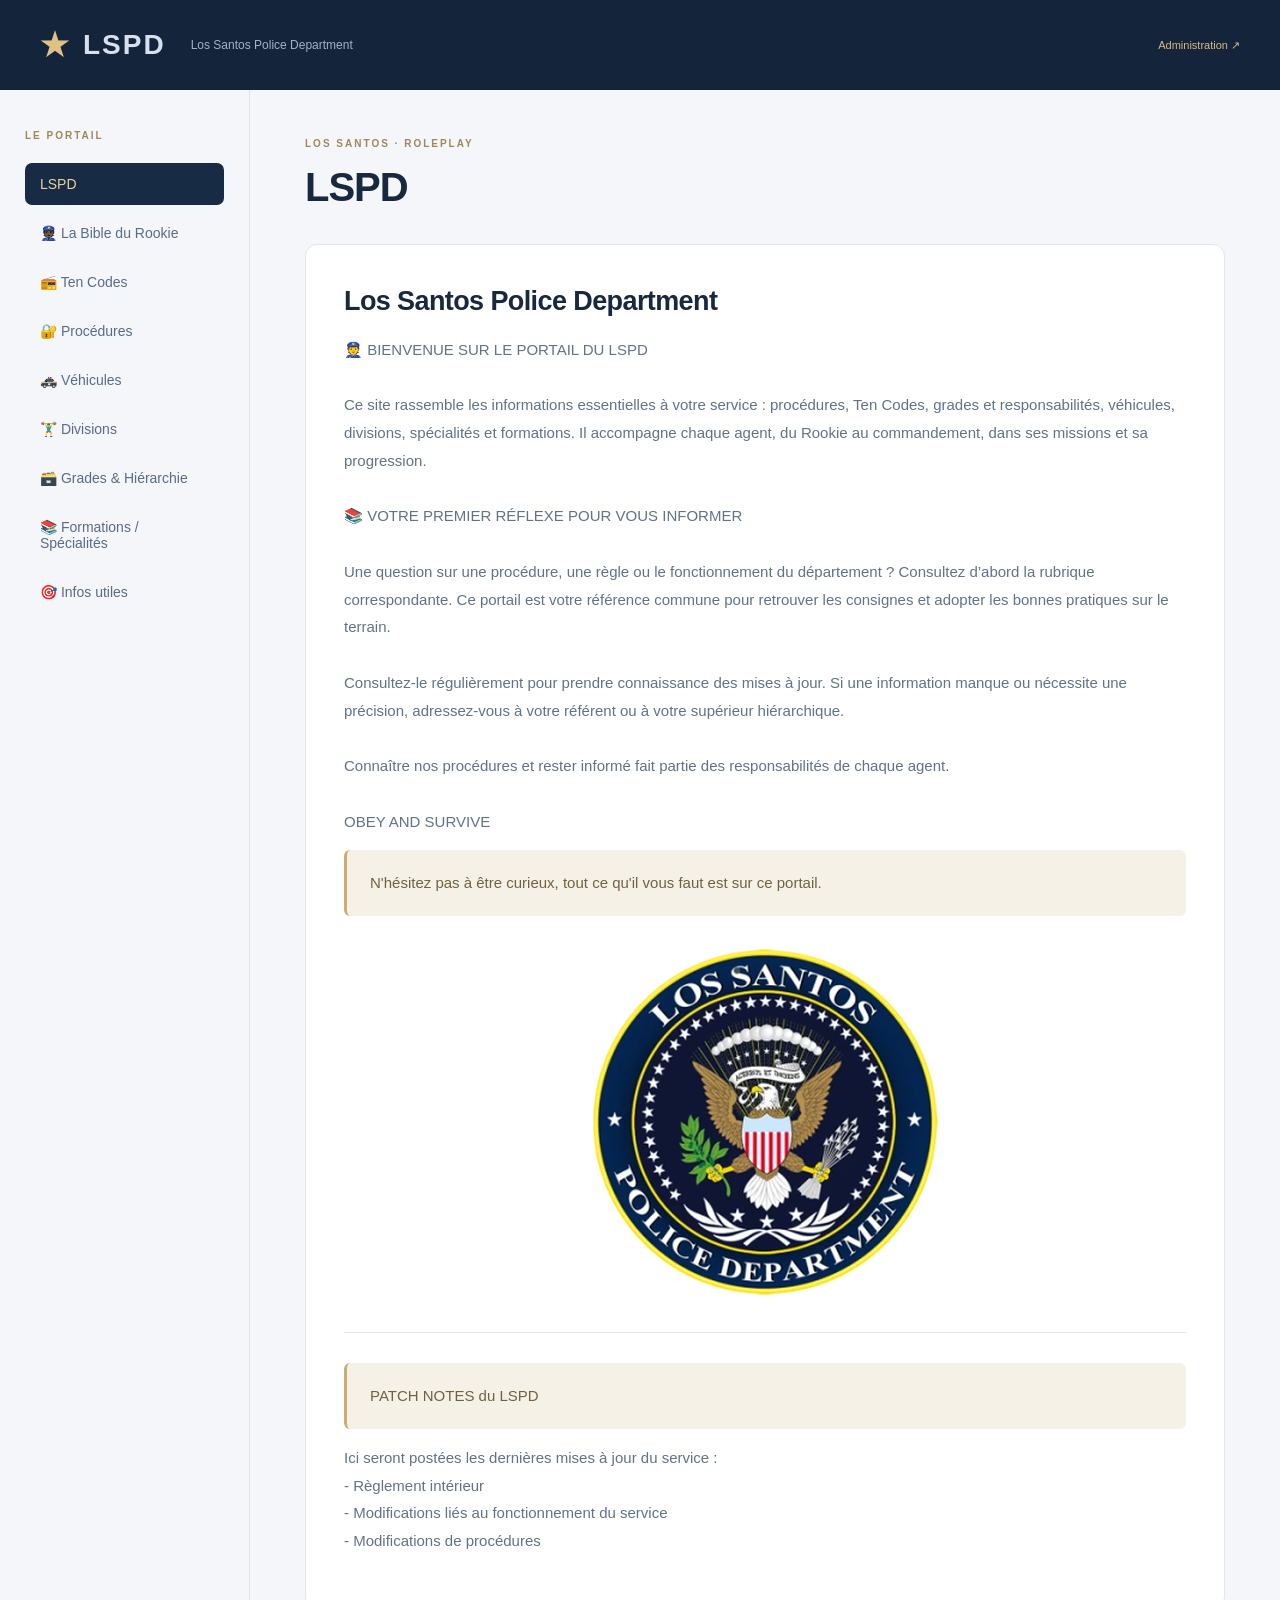
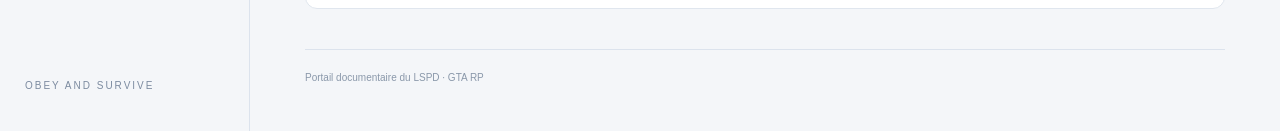
<file: index.html>
<!doctype html><html lang="fr"><head><meta charset="utf-8"><meta name="viewport" content="width=device-width,initial-scale=1"><title>LSPD — Portail</title><link rel="stylesheet" href="site.css"><script defer src="site-default.js"></script><script defer src="render.js"></script><script defer src="public.js"></script></head><body><header class="topbar"><a class="brand" href="#accueil"><span class="badge">★</span><span id="brand">LSPD</span></a><span id="subtitle"></span><a class="admin-access" href="admin.html">Administration ↗</a></header><div class="layout"><aside><span class="eyebrow">LE PORTAIL</span><nav id="navigation" aria-label="Pages du portail"></nav><div class="motto" id="motto"></div></aside><main><div class="eyebrow">LOS SANTOS · ROLEPLAY</div><h1 id="page-title"></h1><div id="page-content" class="content"></div><footer>Portail documentaire du LSPD · GTA RP</footer></main></div></body></html>
</file>
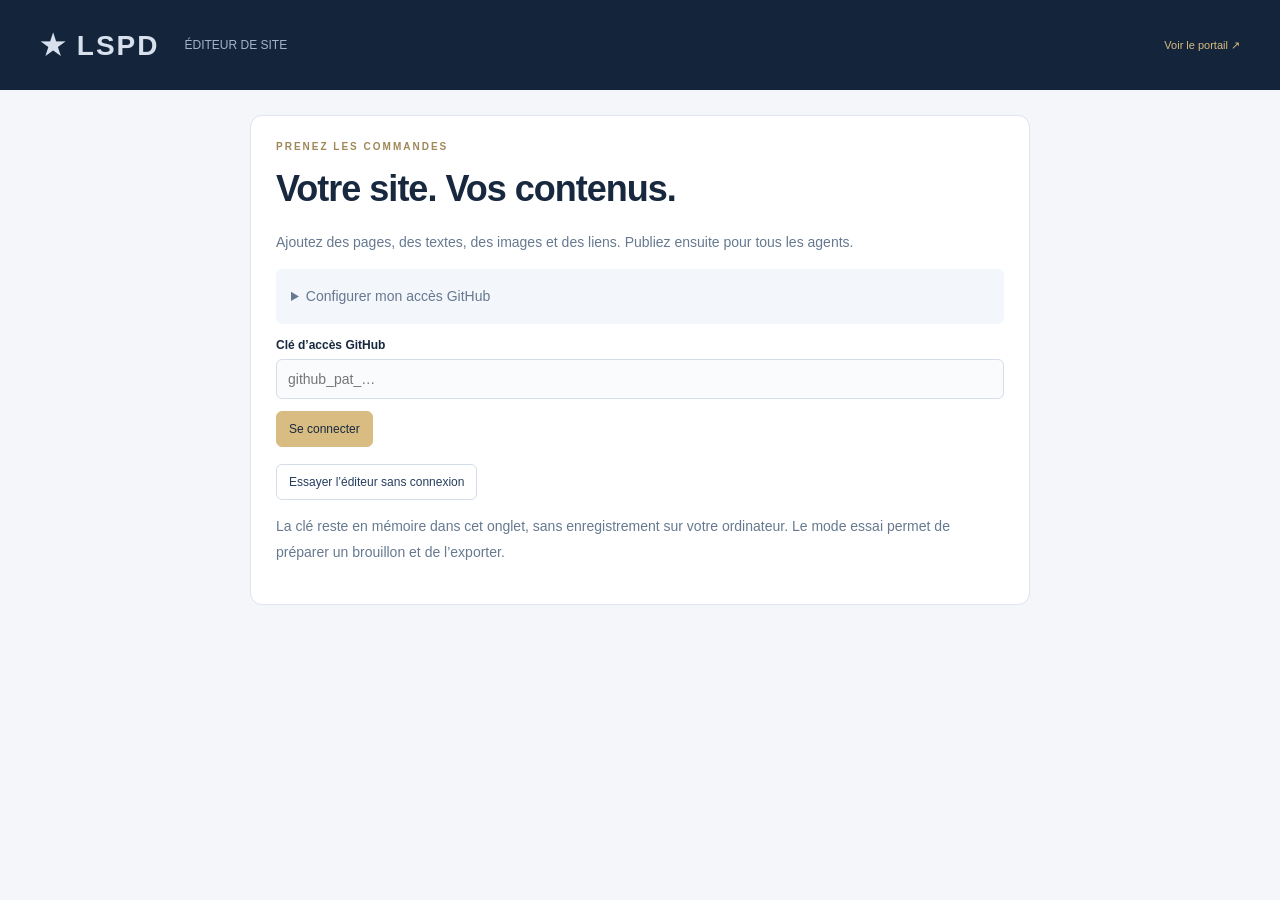
<file: admin.html>
<!doctype html><html lang="fr"><head><meta charset="utf-8"><meta name="viewport" content="width=device-width,initial-scale=1"><title>Gestion du site — LSPD</title><link rel="stylesheet" href="site.css"><link rel="stylesheet" href="editor.css"><script defer src="site-default.js"></script><script defer src="render.js"></script><script defer src="editor.js"></script></head><body><header class="topbar"><a class="brand" href="index.html">★ LSPD</a><span>ÉDITEUR DE SITE</span><a class="admin-access" href="index.html">Voir le portail ↗</a></header><div class="editor-shell"><section id="login" class="panel"><div class="eyebrow">PRENEZ LES COMMANDES</div><h1>Votre site. Vos contenus.</h1><p>Ajoutez des pages, des textes, des images et des liens. Publiez ensuite pour tous les agents.</p><details><summary>Configurer mon accès GitHub</summary><ol><li>Ouvrez <a href="https://github.com/settings/personal-access-tokens/new" target="_blank" rel="noopener noreferrer">la création d’une clé GitHub ↗</a>.</li><li>Choisissez une expiration et le propriétaire BrainlssTV.</li><li>Dans Repository access : Only select repositories → lspd-portail.</li><li>Dans Repository permissions : Contents → Read and write.</li><li>Générez la clé et collez-la ici. Ne l’ajoutez jamais aux fichiers du site.</li></ol></details><form id="login-form"><label for="token">Clé d’accès GitHub</label><input id="token" type="password" required autocomplete="off" placeholder="github_pat_…"><button class="primary" id="connect">Se connecter</button></form><button id="demo">Essayer l’éditeur sans connexion</button><p class="hint">La clé reste en mémoire dans cet onglet, sans enregistrement sur votre ordinateur. Le mode essai permet de préparer un brouillon et de l’exporter.</p></section><p id="status" role="status" aria-live="polite"></p><section id="workspace" hidden><div class="actions"><span id="mode"></span><div><button id="export">Exporter le brouillon</button><button id="logout">Quitter</button><button id="publish" class="primary">Publier le site</button></div></div><div class="work-grid"><div><section class="panel"><h2>Identité du site</h2><label for="site-title">Nom</label><input id="site-title"><label for="site-subtitle">Sous-titre</label><input id="site-subtitle"><label for="site-tagline">Devise</label><input id="site-tagline"></section><section class="panel"><div class="row"><h2>Pages & menu</h2><button id="new-page">+ Page</button></div><div id="pages"></div></section></div><section class="panel"><div class="row"><h2>Contenu de la page</h2><button id="delete-page" class="danger">Supprimer la page</button></div><label for="page-name">Nom de la page</label><input id="page-name"><div class="add-blocks"><span>Ajouter un bloc</span><button data-add="heading">Titre</button><button data-add="text">Texte</button><button data-add="image">Image</button><button data-add="link">Lien</button><button data-add="callout">Encadré</button><button data-add="divider">Séparateur</button><button data-add="vehicle">Véhicule</button><button data-add="division">Division</button></div><div id="blocks"></div></section></div><section class="panel"><div class="eyebrow">APERÇU EN DIRECT · BROUILLON</div><h1 id="preview-title"></h1><div id="preview" class="content"></div></section><p class="hint">Les changements restent dans cet onglet jusqu’à publication. Exportez votre brouillon pour en garder une copie. Après publication, GitHub Pages met le portail à jour.</p></section></div></body></html>
</file>
<file: site.css>
*{box-sizing:border-box}body{margin:0;background:#f4f6f9;color:#18283e;font-family:Segoe UI,Arial,sans-serif}a{color:inherit}button,input,textarea,select{font:inherit}button{cursor:pointer}button:disabled{opacity:.55;cursor:wait}:focus-visible{outline:3px solid #c6a465;outline-offset:3px}.topbar{background:#13243b;color:#d7e0ec;display:flex;align-items:center;gap:25px;padding:22px 40px;min-height:90px}.brand{display:flex;align-items:center;gap:12px;font-size:28px;font-weight:800;letter-spacing:2px;text-decoration:none}.badge{color:#e0c185;font-size:32px}.topbar>span{font-size:12px;color:#a3b3c8}.admin-access{margin-left:auto;font-size:11px;text-decoration:none;color:#d9bc82}.layout{max-width:1400px;margin:auto;display:grid;grid-template-columns:250px 1fr;min-height:calc(100vh - 90px)}aside{padding:40px 25px;border-right:1px solid #dce3ed;display:flex;flex-direction:column}.eyebrow{font-size:10px;letter-spacing:2px;color:#a08758;font-weight:700}nav{display:grid;gap:7px;margin-top:22px}nav a{padding:13px 15px;font-size:14px;text-decoration:none;border-radius:7px;color:#596c85;overflow-wrap:anywhere}nav a.active{background:#182b44;color:#ecd19b}.motto{margin-top:auto;padding-top:50px;color:#7c8ba0;font-size:10px;letter-spacing:2px}main{padding:48px 55px;min-width:0}h1{font-size:40px;letter-spacing:-1px;margin:16px 0 34px;overflow-wrap:anywhere}.content{background:white;border:1px solid #e0e6ee;padding:38px;border-radius:12px;min-height:230px}.content> *:first-child{margin-top:0}.content h2{font-size:27px;line-height:1.4;letter-spacing:-.6px;margin:28px 0 14px;overflow-wrap:anywhere}.content p{color:#61728a;font-size:15px;line-height:1.85;white-space:pre-wrap;overflow-wrap:anywhere}.callout{padding:19px 23px;background:#f6f1e6;border-left:3px solid #ccad71;border-radius:6px;color:#716142!important}.content figure{margin:26px 0}.content img{display:block;max-width:100%;max-height:750px;object-fit:contain;border-radius:8px;margin:auto}.content figcaption{font-size:12px;color:#7a8a9f;text-align:center;margin-top:12px;white-space:pre-wrap;overflow-wrap:anywhere}.resource{display:inline-block;background:#182d49;color:#edd29d;padding:13px 20px;border-radius:6px;text-decoration:none;margin:8px 0;font-size:14px}.content hr{border:0;border-top:1px solid #e1e6ee;margin:30px 0}.empty{color:#8b96a6;font-size:14px}footer{font-size:10px;color:#8a98aa;border-top:1px solid #dce3ed;margin-top:40px;padding-top:22px}@media(max-width:700px){.topbar{padding:18px;gap:12px}.topbar>span{display:none}.layout{display:block}aside{padding:22px 18px;border-right:0;border-bottom:1px solid #dce3ed}nav{display:flex;overflow:auto;margin-top:12px}nav a{white-space:nowrap}.motto{display:none}main{padding:28px 18px}h1{font-size:31px}.content{padding:24px}.content h2{font-size:23px}}
.info-card{border:1px solid #dde5ee;border-radius:10px;overflow:hidden;margin:22px 0;background:#fafbfd}.info-card-body{padding:22px}.info-card h3{font-size:22px;margin:0 0 12px;overflow-wrap:anywhere}.info-card p{margin:14px 0 0}.vehicle>img{width:100%;max-height:380px;object-fit:cover;border-radius:0}.vehicle-category{display:inline-block;padding:7px 12px;border-radius:5px;background:#e9eef5;color:#38516f;font-size:12px}.division{display:flex;align-items:center;gap:10px;padding:18px}.division>img{width:110px;height:110px;object-fit:contain;margin:0 10px;flex-shrink:0}.division .info-card-body{padding:8px 15px}@media(max-width:650px){.division{align-items:flex-start;flex-direction:column}.division>img{width:85px;height:85px}.division .info-card-body{padding:10px}}
</file>
<file: editor.css>
.editor-shell{max-width:1420px;margin:auto;padding:25px}.panel{background:white;border:1px solid #dde4ee;border-radius:12px;padding:25px;margin-bottom:22px}.panel h1{margin-bottom:20px;font-size:36px}.panel h2{font-size:19px;margin:0 0 15px}.panel p,details{font-size:14px;color:#667990;line-height:1.8}.hint{font-size:12px;color:#7a8b9f;line-height:1.8}label{display:block;font-size:12px;font-weight:700;margin:14px 0 7px}input,textarea,select{display:block;width:100%;background:#fafbfd;color:#18283e;border:1px solid #d4ddea;border-radius:6px;padding:11px;font-size:14px}textarea{resize:vertical}button{border:1px solid #d4ddea;background:white;color:#263e60;border-radius:6px;padding:10px 12px;font-size:12px}.primary{background:#d9bc82;color:#17283e;border-color:#d9bc82;margin:12px 0}.actions,.row{display:flex;justify-content:space-between;align-items:center;gap:12px}.actions{margin-bottom:20px}.actions .primary{margin:0}.actions>div{display:flex;gap:8px;flex-wrap:wrap}.work-grid{display:grid;grid-template-columns:310px 1fr;gap:22px;align-items:start}.page-row{display:flex;gap:5px;margin:8px 0}.page-select{flex:1;text-align:left;overflow-wrap:anywhere}.page-select.active{background:#192d49;color:#e6c990}.order{padding:8px}.danger{color:#ab3f3f}.add-blocks{display:flex;flex-wrap:wrap;gap:6px;padding:20px 0;margin:15px 0;border-bottom:1px solid #e3e8f0}.add-blocks span{font-size:11px;width:100%;margin-bottom:7px;color:#8a7655}.block-edit{background:#f4f6fa;border:1px solid #e0e6ee;border-radius:8px;padding:16px;margin:13px 0}.block-edit .row>span{font-size:11px;font-weight:700;color:#73859c}.block-edit .row>div{display:flex;gap:6px}.block-edit img{max-width:150px;max-height:100px;object-fit:contain;margin:12px 0}details{background:#f3f6fa;padding:15px;border-radius:6px}details a{color:#285b92}summary{cursor:pointer}#status{font-size:13px;white-space:pre-line;color:#2e7356;padding:0 5px;line-height:1.8}#status.error{color:#b43f3f}#login{max-width:780px;margin:auto}#demo{margin-top:5px}@media(max-width:850px){.work-grid{grid-template-columns:1fr}.actions{align-items:flex-start;flex-direction:column}.editor-shell{padding:18px}.row{flex-wrap:wrap}.panel{padding:20px}}
</file>
